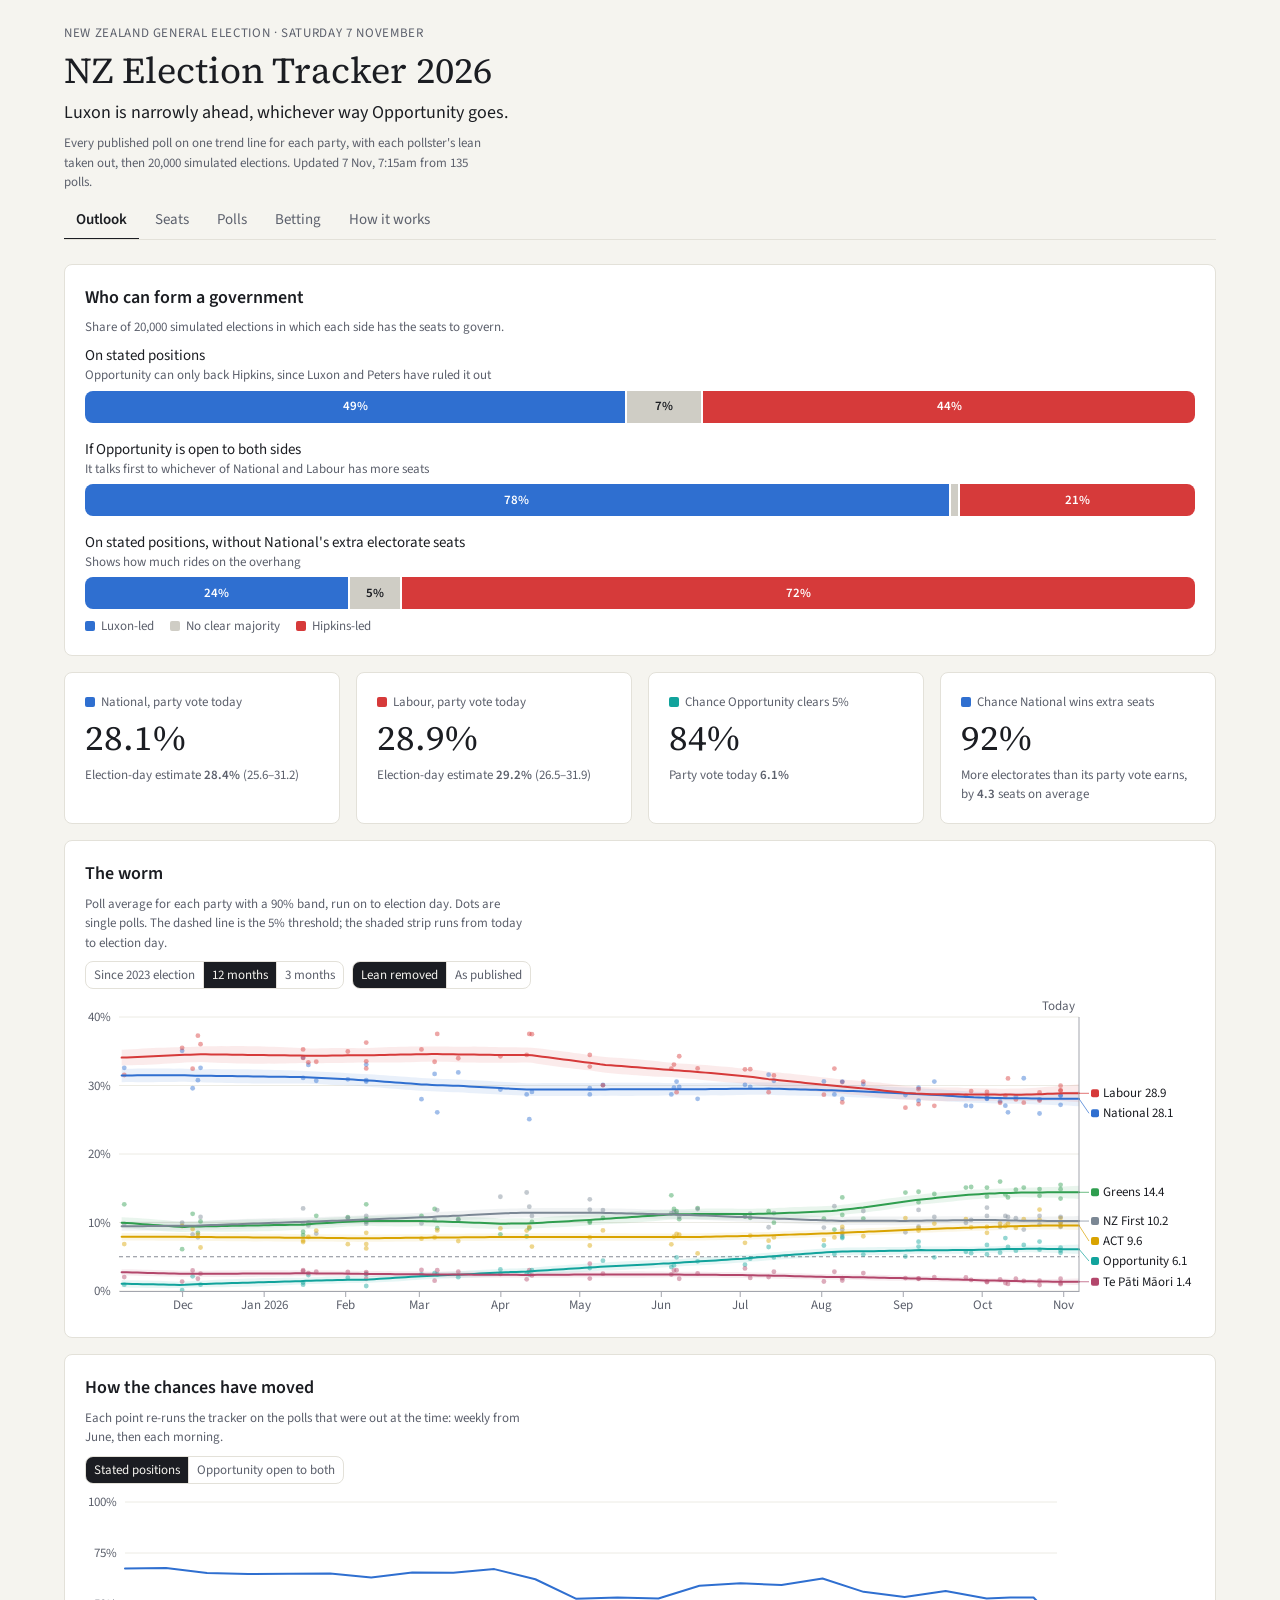
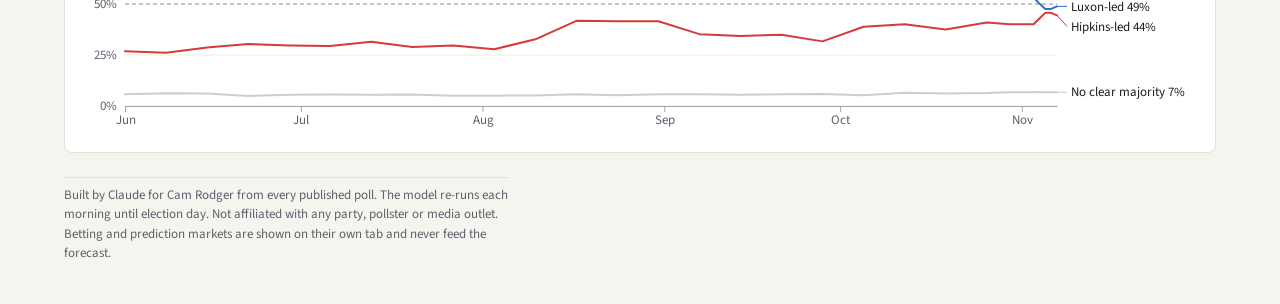
<file: index.html>
<!doctype html>
<html lang="en-NZ">
<head>
<meta charset="utf-8">
<meta name="viewport" content="width=device-width, initial-scale=1, viewport-fit=cover">
<title>NZ Election Tracker 2026</title>
<meta name="description" content="Every 2026 New Zealand poll on one trend line with each pollster's lean taken out, simulated seats including overhangs, and the chance each side can form a government.">
<meta property="og:title" content="NZ Election Tracker 2026">
<meta property="og:description" content="Every poll on one trend line, each pollster's lean taken out, and the chance each side can form a government.">
<meta property="og:type" content="website">
<meta name="theme-color" content="#f5f4ef" media="(prefers-color-scheme: light)">
<meta name="theme-color" content="#121316" media="(prefers-color-scheme: dark)">
<link rel="icon" href="favicon.svg" type="image/svg+xml">
<link rel="preload" href="assets/fonts/source-serif-4-latin-400-normal.woff2" as="font" type="font/woff2" crossorigin>
<link rel="stylesheet" href="assets/site.css">
</head>
<body>
<div class="nz">
  <header class="nz-head" id="top">
    <p class="nz-kicker">New Zealand general election · Saturday 7 November</p>
    <h1 class="nz-title">NZ Election Tracker 2026</h1>
    <p class="nz-take dash-skeleton" id="takeaway">
      <span data-tk="luxon" hidden>Luxon is favoured to stay prime minister, whichever way Opportunity goes.</span>
      <span data-tk="lean_l" hidden>Luxon is narrowly ahead, whichever way Opportunity goes.</span>
      <span data-tk="hipkins" hidden>Hipkins is favoured to become prime minister, whichever way Opportunity goes.</span>
      <span data-tk="lean_h" hidden>Hipkins is narrowly ahead, whichever way Opportunity goes.</span>
      <span data-tk="split_h" hidden>Too close to call, and it turns on Opportunity. On what the leaders have said, Hipkins is more likely to govern (<b data-draw="n" data-source="chances" data-field="chance" data-where="view=stated&amp;outcome=Hipkins-led" data-fmt="pct">—</b>). If Opportunity would also deal with National, Luxon is (<b data-draw="n" data-source="chances" data-field="chance" data-where="view=open&amp;outcome=Luxon-led" data-fmt="pct">—</b>).</span>
      <span data-tk="close" hidden>Neither side is clearly ahead.</span>
    </p>
    <p class="nz-meta">Every published poll on one trend line for each party, with each pollster's lean taken out, then <span data-draw="n" data-source="summary" data-field="value" data-where="metric=simulations" data-fmt="int">—</span> simulated elections. Updated <span data-draw="n" data-source="summary" data-field="value" data-where="metric=updated" data-fmt="text">—</span> from <span data-draw="n" data-source="summary" data-field="value" data-where="metric=polls_count" data-fmt="int">—</span> polls.</p>
    <nav class="nz-tabs" role="tablist" aria-label="Sections">
      <button type="button" role="tab" data-tab="outlook" aria-selected="true">Outlook</button>
      <button type="button" role="tab" data-tab="seats" aria-selected="false">Seats</button>
      <button type="button" role="tab" data-tab="polls" aria-selected="false">Polls</button>
      <button type="button" role="tab" data-tab="betting" aria-selected="false">Betting</button>
      <button type="button" role="tab" data-tab="method" aria-selected="false">How it works</button>
    </nav>
  </header>

  <section id="outlook" class="nz-panel" role="tabpanel" data-panel>
    <div class="nz-card" id="govern">
      <h2>Who can form a government</h2>
      <p class="nz-note">Share of <span data-draw="n" data-source="summary" data-field="value" data-where="metric=simulations" data-fmt="int">—</span> simulated elections in which each side has the seats to govern.</p>
      <div class="gb-rows">
        <div class="gb-row">
          <p class="gb-label">On stated positions<small>Opportunity can only back Hipkins, since Luxon and Peters have ruled it out</small></p>
          <div class="nz-chart ch-gb dash-skeleton" id="gb-stated" data-draw="govbar" data-view="stated" data-source="chances"></div>
        </div>
        <div class="gb-row">
          <p class="gb-label">If Opportunity is open to both sides<small>It talks first to whichever of National and Labour has more seats</small></p>
          <div class="nz-chart ch-gb dash-skeleton" id="gb-open" data-draw="govbar" data-view="open" data-source="chances"></div>
        </div>
        <div class="gb-row">
          <p class="gb-label">On stated positions, without National's extra electorate seats<small>Shows how much rides on the overhang</small></p>
          <div class="nz-chart ch-gb dash-skeleton" id="gb-nooverhang" data-draw="govbar" data-view="no_overhang" data-source="chances"></div>
        </div>
      </div>
      <p class="nz-legend"><span class="item"><span class="nz-sw" style="--c:var(--p-NAT)"></span>Luxon-led</span><span class="item"><span class="nz-sw"></span>No clear majority</span><span class="item"><span class="nz-sw" style="--c:var(--p-LAB)"></span>Hipkins-led</span></p>
    </div>

    <div class="nz-tiles">
      <div class="nz-card nz-tile" id="tile-nat">
        <p class="t-label"><span class="nz-sw" style="--c:var(--p-NAT)"></span><span>National, party vote today</span></p>
        <p class="t-num"><span data-draw="n" data-source="eday" data-field="now" data-where="party=NAT" data-fmt="share" data-fetchpriority="high">—</span></p>
        <p class="t-sub">Election-day estimate <b data-draw="n" data-source="eday" data-field="vote_mid" data-where="party=NAT" data-fmt="share">—</b> (<span data-draw="n" data-source="eday" data-field="vote_lo" data-where="party=NAT" data-fmt="dec1">—</span>–<span data-draw="n" data-source="eday" data-field="vote_hi" data-where="party=NAT" data-fmt="dec1">—</span>)</p>
      </div>
      <div class="nz-card nz-tile" id="tile-lab">
        <p class="t-label"><span class="nz-sw" style="--c:var(--p-LAB)"></span><span>Labour, party vote today</span></p>
        <p class="t-num"><span data-draw="n" data-source="eday" data-field="now" data-where="party=LAB" data-fmt="share" data-fetchpriority="high">—</span></p>
        <p class="t-sub">Election-day estimate <b data-draw="n" data-source="eday" data-field="vote_mid" data-where="party=LAB" data-fmt="share">—</b> (<span data-draw="n" data-source="eday" data-field="vote_lo" data-where="party=LAB" data-fmt="dec1">—</span>–<span data-draw="n" data-source="eday" data-field="vote_hi" data-where="party=LAB" data-fmt="dec1">—</span>)</p>
      </div>
      <div class="nz-card nz-tile" id="tile-top">
        <p class="t-label"><span class="nz-sw" style="--c:var(--p-OPP)"></span><span>Chance Opportunity clears <span data-draw="k" data-k="threshold" data-fmt="share0">—</span></span></p>
        <p class="t-num"><span data-draw="n" data-source="summary" data-field="value" data-where="metric=opp_over5" data-fmt="pct">—</span></p>
        <p class="t-sub">Party vote today <b data-draw="n" data-source="eday" data-field="now" data-where="party=OPP" data-fmt="share">—</b></p>
      </div>
      <div class="nz-card nz-tile" id="tile-overhang">
        <p class="t-label"><span class="nz-sw" style="--c:var(--p-NAT)"></span><span>Chance National wins extra seats</span></p>
        <p class="t-num"><span data-draw="n" data-source="summary" data-field="value" data-where="metric=nat_overhang_p" data-fmt="pct">—</span></p>
        <p class="t-sub">More electorates than its party vote earns, by <b data-draw="n" data-source="summary" data-field="value" data-where="metric=nat_overhang_mean" data-fmt="dec1">—</b> seats on average</p>
      </div>
    </div>

    <div class="nz-card" id="worm">
      <h2>The worm</h2>
      <p class="nz-note">Poll average for each party with a <span data-draw="k" data-k="band" data-fmt="pct">—</span> band, run on to election day. Dots are single polls. The dashed line is the <span data-draw="k" data-k="threshold" data-fmt="share0">—</span> threshold; the shaded strip runs from today to election day.</p>
      <div class="nz-ctrls">
        <div class="nz-seg" role="group" aria-label="Time range"><button type="button" data-set="range=all">Since 2023 election</button><button type="button" data-set="range=12m">12 months</button><button type="button" data-set="range=3m">3 months</button></div>
        <div class="nz-seg" role="group" aria-label="Poll dots"><button type="button" data-set="pollview=adjusted">Lean removed</button><button type="button" data-set="pollview=published">As published</button></div>
      </div>
      <div class="nz-chart ch-worm dash-skeleton" id="worm-chart" data-draw="worm" data-source="trend polls eday"></div>
    </div>

    <div class="nz-card" id="history">
      <h2>How the chances have moved</h2>
      <p class="nz-note">Each point re-runs the tracker on the polls that were out at the time: weekly from June, then each morning.</p>
      <div class="nz-ctrls">
        <div class="nz-seg" role="group" aria-label="View"><button type="button" data-set="hv=stated">Stated positions</button><button type="button" data-set="hv=open">Opportunity open to both</button></div>
      </div>
      <div class="nz-chart ch-hist dash-skeleton" id="history-chart" data-draw="hist" data-source="history"></div>
    </div>
  </section>

  <section id="seats" class="nz-panel" role="tabpanel" data-panel hidden>
    <div class="nz-grid">
      <div class="nz-card" id="party-seats">
        <h2>Seats each party wins</h2>
        <p class="nz-note">Most likely number, with the range that covers <span data-draw="k" data-k="band" data-fmt="pct">—</span> of simulations.</p>
        <div class="nz-chart ch-seats dash-skeleton" id="seats-chart" data-draw="seats" data-source="eday"></div>
        <p class="nz-note">National wins the most seats in <b data-draw="n" data-source="summary" data-field="value" data-where="metric=nat_most_seats" data-fmt="pct">—</b> of simulations and Labour in <b data-draw="n" data-source="summary" data-field="value" data-where="metric=lab_most_seats" data-fmt="pct">—</b>, yet National beats Labour on the party vote in only <b data-draw="n" data-source="summary" data-field="value" data-where="metric=nat_more_votes" data-fmt="pct">—</b>. Its electorate seats make the difference.</p>
      </div>
      <div class="nz-card" id="blocs">
        <h2>Can either side get to a majority?</h2>
        <p class="nz-note">Most likely seats for each side. The whisker covers <span data-draw="k" data-k="band" data-fmt="pct">—</span> of simulations; the dashed line is the most likely majority, <b data-draw="n" data-source="summary" data-field="value" data-where="metric=maj_mid" data-fmt="int">—</b> seats.</p>
        <div class="bloc-row">
          <p class="bloc-label">National, ACT and NZ First</p>
          <div class="nz-chart ch-bloc dash-skeleton" id="bloc-right" data-draw="bloc" data-side="right" data-source="summary"></div>
        </div>
        <div class="bloc-row">
          <p class="bloc-label">Labour, Greens and Te Pāti Māori, with Opportunity on top</p>
          <div class="nz-chart ch-bloc dash-skeleton" id="bloc-left" data-draw="bloc" data-side="left" data-source="summary"></div>
        </div>
        <p class="nz-note">National, ACT and NZ First have a majority on their own in <b data-draw="n" data-source="summary" data-field="value" data-where="metric=right_alone" data-fmt="pct">—</b> of simulations; Labour, the Greens and Te Pāti Māori in <b data-draw="n" data-source="summary" data-field="value" data-where="metric=left_alone" data-fmt="pct">—</b>. In <b data-draw="n" data-source="summary" data-field="value" data-where="metric=opp_decides" data-fmt="pct">—</b>, Opportunity's seats decide it.</p>
      </div>
    </div>

    <div class="nz-card" id="votes">
      <h2>Party vote on election day</h2>
      <p class="nz-note">Today's trend, then the election-day estimate, which adds what past polls have missed. Low and high cover <span data-draw="k" data-k="band" data-fmt="pct">—</span> of simulations.</p>
      <div class="nz-tw">
        <table class="nz-t t-votes" data-source="eday" data-row-key="party" data-need="vote_mid" data-sort="vote_mid:desc">
          <thead><tr><th data-field="name">Party</th><th data-field="now" data-fmt="share">Today</th><th data-field="vote_mid" data-fmt="share">Election day</th><th data-field="vote_lo" data-fmt="share">Low</th><th data-field="vote_hi" data-fmt="share">High</th><th data-field="seats_mid" data-fmt="int">Seats</th></tr></thead>
          <tbody data-draw="rows"></tbody>
        </table>
      </div>
    </div>

    <div class="nz-grid">
      <div class="nz-card" id="parliament">
        <h2>How big parliament could be</h2>
        <p class="nz-note">Most likely <b data-draw="n" data-source="summary" data-field="value" data-where="metric=total_mid" data-fmt="int">—</b> seats (<span data-draw="n" data-source="summary" data-field="value" data-where="metric=total_lo" data-fmt="int">—</span>–<span data-draw="n" data-source="summary" data-field="value" data-where="metric=total_hi" data-fmt="int">—</span>). Overhang seats add to the usual total, which lifts the number needed for a majority.</p>
        <div class="nz-chart ch-parl dash-skeleton" id="parliament-chart" data-draw="parl" data-source="parliament summary"></div>
      </div>
      <div class="nz-card" id="overhang">
        <h2>The overhang</h2>
        <p class="nz-text">National is on track to win <b data-draw="n" data-source="summary" data-field="value" data-where="metric=nat_elec_mid" data-fmt="int">—</b> electorates (<span data-draw="n" data-source="summary" data-field="value" data-where="metric=nat_elec_lo" data-fmt="int">—</span>–<span data-draw="n" data-source="summary" data-field="value" data-where="metric=nat_elec_hi" data-fmt="int">—</span>). In <b data-draw="n" data-source="summary" data-field="value" data-where="metric=nat_overhang_p" data-fmt="pct">—</b> of simulations that is more seats than its party vote earns. It keeps the extra seats, <b data-draw="n" data-source="summary" data-field="value" data-where="metric=nat_overhang_mean" data-fmt="dec1">—</b> on average, and parliament grows.</p>
        <p class="nz-text">Te Pāti Māori does the same in <b data-draw="n" data-source="summary" data-field="value" data-where="metric=tpm_overhang_p" data-fmt="pct">—</b> of simulations, by <b data-draw="n" data-source="summary" data-field="value" data-where="metric=tpm_overhang_mean" data-fmt="dec1">—</b> seats on average.</p>
        <p class="nz-text">It matters. On stated positions Luxon's chance is <b data-draw="n" data-source="chances" data-field="chance" data-where="view=stated&amp;outcome=Luxon-led" data-fmt="pct">—</b> with National's extra seats and <b data-draw="n" data-source="chances" data-field="chance" data-where="view=no_overhang&amp;outcome=Luxon-led" data-fmt="pct">—</b> without them.</p>
      </div>
    </div>

    <div class="nz-card" id="maori">
      <h2>Māori electorates</h2>
      <p class="nz-note">Chance each party wins the seat, from the Whakaata Māori–Curia seat polls taken between late September and mid October and the news since, moved together with Te Pāti Māori's party vote. In Tāmaki Makaurau, Labour's Kerrin Leoni quit as the party's candidate on 23 October after the poll had her two points behind Oriini Kaipara; her name stays on the ballot.</p>
      <div class="nz-tw">
        <table class="nz-t t-maori" data-source="maori" data-row-key="seat">
          <thead><tr><th data-field="seat">Electorate</th><th data-field="TPM" data-fmt="pct">Te Pāti Māori</th><th data-field="LAB" data-fmt="pct">Labour</th><th data-field="GRN" data-fmt="pct">Greens</th><th data-field="TTT" data-fmt="pct">Te Tai Tokerau Party</th><th data-field="IND" data-fmt="pct">Independent</th></tr></thead>
          <tbody data-draw="rows"></tbody>
        </table>
      </div>
    </div>

    <div class="nz-card" id="close-seats">
      <h2>General electorates in play</h2>
      <p class="nz-note">Seats where National's chance of winning is between <span data-draw="k" data-k="close_lo" data-fmt="pct">—</span> and <span data-draw="k" data-k="close_hi" data-fmt="pct">—</span>. Each starts from who would have won it in 2023 on this year's boundaries, allows for MPs standing down, and moves with the swing between National and Labour; a published local poll is blended in. Tāmaki is National against ACT now Brooke van Velden has stood down.</p>
      <div class="nz-tw">
        <table class="nz-t t-close" data-source="close_seats" data-row-key="seat">
          <thead><tr><th data-field="seat">Electorate</th><th data-field="held_2023">2023 winner, new boundaries</th><th data-field="national_chance" data-fmt="pct">National's chance</th><th data-field="local_poll">Local poll</th></tr></thead>
          <tbody data-draw="rows"></tbody>
        </table>
      </div>
    </div>
  </section>

  <section id="polls" class="nz-panel" role="tabpanel" data-panel hidden>
    <div class="nz-card" id="latest">
      <h2>Latest polls</h2>
      <p class="nz-note">Party vote as published, before any lean is taken out. Where a sample size was not published, the tracker assumes <span data-draw="k" data-k="default_n" data-fmt="int">—</span>.</p>
      <div class="nz-tw">
        <table class="nz-t t-latest" data-source="latest" data-row-key="poll">
          <thead><tr><th data-field="pollster">Pollster</th><th data-field="fieldwork">Fieldwork</th><th data-field="sample" data-fmt="int">Sample</th><th data-field="NAT" data-fmt="num">Nat</th><th data-field="LAB" data-fmt="num">Lab</th><th data-field="GRN" data-fmt="num">Grn</th><th data-field="NZF" data-fmt="num">NZF</th><th data-field="ACT" data-fmt="num">ACT</th><th data-field="OPP" data-fmt="num">TOP</th><th data-field="TPM" data-fmt="num">TPM</th></tr></thead>
          <tbody data-draw="rows"></tbody>
        </table>
      </div>
    </div>
    <div class="nz-card" id="leans">
      <h2>How each pollster leans</h2>
      <p class="nz-note">Points each pollster runs above (+) or below (−) the others for each party, with recent polls counting more. These are taken out before a poll goes into the trend. Pollsters with few recent polls are pulled towards zero.</p>
      <div class="nz-tw">
        <table class="nz-t t-leans" data-source="leans_wide" data-row-key="pollster">
          <thead><tr><th data-field="pollster">Pollster</th><th data-field="NAT" data-fmt="signed">Nat</th><th data-field="LAB" data-fmt="signed">Lab</th><th data-field="GRN" data-fmt="signed">Grn</th><th data-field="NZF" data-fmt="signed">NZF</th><th data-field="ACT" data-fmt="signed">ACT</th><th data-field="OPP" data-fmt="signed">TOP</th><th data-field="recent_polls" data-fmt="int">Recent polls</th></tr></thead>
          <tbody data-draw="rows"></tbody>
        </table>
      </div>
    </div>
  </section>

  <section id="betting" class="nz-panel" role="tabpanel" data-panel hidden>
    <div class="nz-card" id="markets">
      <h2>Betting and prediction markets</h2>
      <p class="nz-text">Kept apart from the forecast and never blended into it. A price counts here only if it is a bookmaker's fixed-odds price, with the bookmaker's margin taken out, or a prediction market or exchange with at least <b data-draw="k" data-k="min_traded" data-fmt="usd">—</b> traded and no more than <b data-draw="k" data-k="max_gap" data-fmt="int">—</b> cents between the buy and sell price.</p>
      <p class="nz-text" data-mk="none" hidden>Nothing checked passes that test yet, so there is no market price to set against the tracker. The thin markets are listed so you can see what people are posting, but they are not used.</p>
      <p class="nz-text" data-mk="some" hidden><b data-draw="n" data-source="market_count" data-field="counted" data-fmt="int">—</b> of the markets checked pass that test and are marked as counted below. The rest are listed but not used.</p>
      <div class="nz-tw">
        <table class="nz-t t-markets" data-source="markets" data-row-key="market,venue">
          <thead><tr><th data-field="market">Market</th><th data-field="venue">Where</th><th data-field="reading">Reading</th><th data-field="traded_usd" data-fmt="usd">Traded</th><th data-field="counted">Counted</th><th data-field="reason">Why</th><th data-field="checked" data-fmt="date">Checked</th></tr></thead>
          <tbody data-draw="rows"></tbody>
        </table>
      </div>
    </div>
  </section>

  <section id="method" class="nz-panel" role="tabpanel" data-panel hidden>
    <div class="nz-card" id="how">
      <h2>How the tracker works</h2>
      <ol class="nz-steps">
        <li><h3>Every poll goes in</h3><p>All published party-vote polls since the 2023 election: 1News-Verian, RNZ-Reid Research, Taxpayers' Union-Curia, Roy Morgan, The Post-Freshwater and Anacta (Talbot Mills until it was renamed in September). A poll is placed at the middle of its fieldwork, and bigger samples count for a little more.</p></li>
        <li><h3>Each pollster's lean comes out</h3><p>Every pollster runs a little high or low for some parties. The tracker measures each one against the others over the past 16 months, with recent polls counting more, and takes it out. The middle is set mainly by 1News-Verian, RNZ-Reid Research and Curia, with the others counting for a little less, so no single pollster decides where the line sits.</p></li>
        <li><h3>One line per party</h3><p>Each party's support is treated as something that drifts from day to day. The tracker draws the line that best fits every poll at once, and how fast a party's support has really been moving decides how hard one new poll can pull the line. The band shows how sure it is.</p></li>
        <li><h3>Allowing for the polls being wrong together</h3><p>In 2017, 2020 and 2023 the final polls as a group missed some parties by a few points, and the Greens tended to poll above their result. The election-day estimates build in misses of that size, shared by every pollster, plus a small correction for the Greens. A miss for National tends to come with the opposite miss for Labour.</p></li>
        <li><h3>Running the election</h3><p>The tracker then runs the election <span data-draw="n" data-source="summary" data-field="value" data-where="metric=simulations" data-fmt="int">—</span> times. Each run draws a party vote for every party, settles the electorates, applies the <span data-draw="k" data-k="threshold" data-fmt="share0">—</span> threshold (a party that wins an electorate is in regardless), shares out the seats with the Sainte-Laguë formula the Electoral Commission uses, and keeps any overhang seats.</p></li>
        <li><h3>Electorates</h3><p>Each general electorate starts from who would have won it in 2023 on the new boundaries drawn in 2025, using The Tally Room's estimates where they are published and the tracker's own estimates for the two new Wellington seats, Kapiti and Kenepuru. A party whose MP is standing down loses about two points, and National MPs first elected in 2023 get a smaller lift. Each seat then moves with the national swing between National and Labour, with room for local surprises. Where a local poll has been published (Hutt South, Kapiti, Waitaki, West Coast-Tasman, Mount Albert, Auckland Central) it is blended in. Auckland Central is treated as National against the Greens, and Tāmaki as National against ACT. The Māori electorates follow the Whakaata Māori–Curia seat polls and the news since.</p></li>
        <li><h3>Who can govern</h3><p>National, ACT and NZ First are counted as one side; Labour, the Greens and Te Pāti Māori as the other. Luxon and Peters have both ruled out working with Opportunity, so on stated positions Opportunity can only help Hipkins. The second view relaxes that: Opportunity talks first to whichever of National and Labour has more seats. The third view is the first with National's extra electorate seats taken away, to show how much rides on them.</p></li>
        <li><h3>What it cannot see</h3><p>A late swing after the last polls, a big change in who turns out, and coalition talks that break from what the leaders have said. The electorate part is the simplest piece: most seats have no poll, so they rest on the 2023 result and the national swing, and that drives how many extra seats National is likely to win.</p></li>
      </ol>
    </div>
    <div class="nz-card" id="sources">
      <h2>Sources</h2>
      <ul class="nz-links">
        <li><a href="https://en.wikipedia.org/wiki/Opinion_polling_for_the_2026_New_Zealand_general_election" target="_blank" rel="noopener">Opinion polling for the 2026 New Zealand general election</a>, checked against each pollster's release as reported by 1News, RNZ, The Post, the Taxpayers' Union, Roy Morgan and Talbot Mills.</li>
        <li><a href="https://www.electionresults.govt.nz/electionresults_2023/" target="_blank" rel="noopener">2023 general election official results</a>, Electoral Commission.</li>
        <li><a href="https://www.tallyroom.com.au/62140" target="_blank" rel="noopener">New Zealand's new electoral map</a>, The Tally Room, for the 2023 results worked out on the 2025 boundaries.</li>
        <li>Whakaata Māori–Curia polls of the Māori electorates, September and October 2026, as reported by The Spinoff.</li>
        <li>Market prices from the Polymarket and Kalshi market pages, on the date shown against each.</li>
      </ul>
    </div>
  </section>

  <footer class="nz-foot">
    <p>Built by Claude for Cam Rodger from every published poll. The model re-runs each morning until election day. Not affiliated with any party, pollster or media outlet. Betting and prediction markets are shown on their own tab and never feed the forecast.</p>
  </footer>
</div>

<script src="assets/d3.min.js"></script>
<script src="assets/dash.js"></script>
<script src="assets/page.js"></script>
</body>
</html>
</file>
<file: assets/site.css>
@font-face{font-family:"Source Sans 3";font-style:normal;font-weight:400;font-display:swap;src:url(fonts/source-sans-3-latin-400-normal.woff2) format("woff2");unicode-range:U+0000-00FF,U+0131,U+0152-0153,U+02BB-02BC,U+02C6,U+02DA,U+02DC,U+0304,U+0308,U+0329,U+2000-206F,U+2074,U+20AC,U+2122,U+2191,U+2193,U+2212,U+2215,U+FEFF,U+FFFD}
@font-face{font-family:"Source Sans 3";font-style:normal;font-weight:400;font-display:swap;src:url(fonts/source-sans-3-latin-ext-400-normal.woff2) format("woff2");unicode-range:U+0100-02AF,U+0304,U+0308,U+0329,U+1E00-1E9F,U+1EF2-1EFF,U+2020,U+20A0-20AB,U+20AD-20C0,U+2113,U+2C60-2C7F,U+A720-A7FF}
@font-face{font-family:"Source Sans 3";font-style:normal;font-weight:600;font-display:swap;src:url(fonts/source-sans-3-latin-600-normal.woff2) format("woff2");unicode-range:U+0000-00FF,U+0131,U+0152-0153,U+02BB-02BC,U+02C6,U+02DA,U+02DC,U+0304,U+0308,U+0329,U+2000-206F,U+2074,U+20AC,U+2122,U+2191,U+2193,U+2212,U+2215,U+FEFF,U+FFFD}
@font-face{font-family:"Source Sans 3";font-style:normal;font-weight:600;font-display:swap;src:url(fonts/source-sans-3-latin-ext-600-normal.woff2) format("woff2");unicode-range:U+0100-02AF,U+0304,U+0308,U+0329,U+1E00-1E9F,U+1EF2-1EFF,U+2020,U+20A0-20AB,U+20AD-20C0,U+2113,U+2C60-2C7F,U+A720-A7FF}
@font-face{font-family:"Source Serif 4";font-style:normal;font-weight:400;font-display:swap;src:url(fonts/source-serif-4-latin-400-normal.woff2) format("woff2");unicode-range:U+0000-00FF,U+0131,U+0152-0153,U+02BB-02BC,U+02C6,U+02DA,U+02DC,U+0304,U+0308,U+0329,U+2000-206F,U+2074,U+20AC,U+2122,U+2191,U+2193,U+2212,U+2215,U+FEFF,U+FFFD}
@font-face{font-family:"Source Serif 4";font-style:normal;font-weight:400;font-display:swap;src:url(fonts/source-serif-4-latin-ext-400-normal.woff2) format("woff2");unicode-range:U+0100-02AF,U+0304,U+0308,U+0329,U+1E00-1E9F,U+1EF2-1EFF,U+2020,U+20A0-20AB,U+20AD-20C0,U+2113,U+2C60-2C7F,U+A720-A7FF}

:root{
  --font-sans:"Source Sans 3",system-ui,-apple-system,"Segoe UI",Roboto,sans-serif;
  --font-serif:"Source Serif 4",Georgia,"Times New Roman",serif;
  --cds-font-size-caption:.8125rem;--cds-font-size-body:.9375rem;--cds-font-size-heading:1.125rem;--cds-font-size-title:1.75rem;
  --cds-font-weight-medium:600;
  --cds-gap-xs:4px;--cds-gap-sm:8px;--cds-gap-md:16px;--cds-gap-lg:24px;--cds-gap-xl:40px;
  --cds-pad-xs:4px;--cds-pad-sm:8px;--cds-pad-md:12px;--cds-pad-lg:20px;--cds-pad-xl:32px;
  --cds-radius:8px;--cds-dur-slow:.3s;
  --color-bg:#f5f4ef;--color-panel:#ffffff;--color-fg:#1b1d22;--color-fg-muted:#5c606c;--color-border-line:#e3e1d9;--color-bad:#c0392b;
  --cds-chart-grid:#ecebe4;--cds-chart-axis:#a3a5ad;--cds-chart-reference:#868a94;--cds-chart-muted:#cfcdc5;
  --cds-surface-popover:#ffffff;--cds-border:#dad8cf;--cds-shadow-popover:0 6px 20px rgba(20,22,30,.12);--cds-text-secondary:#5c606c;
  --skel:#e9e7e0;
  color-scheme:light;
}
@media (prefers-color-scheme:dark){:root:not([data-theme="light"]){--color-bg:#121316;--color-panel:#1a1c20;--color-fg:#ebeae6;--color-fg-muted:#a1a4ad;--color-border-line:#2b2e34;--color-bad:#e5675a;
  --cds-chart-grid:#25282d;--cds-chart-axis:#5f636c;--cds-chart-reference:#7e828b;--cds-chart-muted:#4a4d55;
  --cds-surface-popover:#23262b;--cds-border:#363940;--cds-shadow-popover:0 6px 20px rgba(0,0,0,.5);--cds-text-secondary:#a1a4ad;
  --skel:#26292e;color-scheme:dark}}
:root[data-theme="dark"]{--color-bg:#121316;--color-panel:#1a1c20;--color-fg:#ebeae6;--color-fg-muted:#a1a4ad;--color-border-line:#2b2e34;--color-bad:#e5675a;
  --cds-chart-grid:#25282d;--cds-chart-axis:#5f636c;--cds-chart-reference:#7e828b;--cds-chart-muted:#4a4d55;
  --cds-surface-popover:#23262b;--cds-border:#363940;--cds-shadow-popover:0 6px 20px rgba(0,0,0,.5);--cds-text-secondary:#a1a4ad;
  --skel:#26292e;color-scheme:dark}
*,*::before,*::after{box-sizing:border-box}
html{-webkit-text-size-adjust:100%}
body{margin:0;background:var(--color-bg);color:var(--color-fg);font-family:var(--font-sans);font-size:var(--cds-font-size-body);line-height:1.4;
  padding-block:max(24px,env(safe-area-inset-top,0px)) max(40px,env(safe-area-inset-bottom,0px));
  padding-left:max(16px,env(safe-area-inset-left,0px));padding-right:max(16px,env(safe-area-inset-right,0px))}
@media (min-width:720px){body{padding-left:max(32px,env(safe-area-inset-left,0px));padding-right:max(32px,env(safe-area-inset-right,0px))}}
[hidden]{display:none!important}
img,svg{max-width:100%}
.dash-skeleton{color:transparent!important;background:var(--skel);border-radius:6px;animation:nz-pulse 1.4s ease-in-out infinite}
span.dash-skeleton,b.dash-skeleton{display:inline-block;min-width:2.6em;line-height:1}
p.nz-take.dash-skeleton{display:block;max-width:28em;height:1.45em}
.nz-chart.dash-skeleton{border-radius:var(--cds-radius)}
@keyframes nz-pulse{0%,100%{opacity:1}50%{opacity:.55}}
@media (prefers-reduced-motion:reduce){.dash-skeleton{animation:none}}
.nz-foot{font-size:var(--cds-font-size-caption);color:var(--color-fg-muted);line-height:1.5;max-width:74ch;padding-top:var(--cds-gap-sm);border-top:1px solid var(--color-border-line)}
.nz-foot a{color:inherit}

.nz{--p-NAT:#2f6fd0;--p-LAB:#d63a3a;--p-GRN:#2f9e4f;--p-NZF:#7b8794;--p-ACT:#d9a300;--p-OPP:#11a39c;--p-TPM:#b3466b;
  max-width:72rem;margin-inline:auto;display:grid;gap:var(--cds-gap-lg);font-family:var(--font-sans);color:var(--color-fg);font-variant-numeric:tabular-nums}
.nz p{margin:0}
.nz.nz :is(b,strong){font-weight:var(--cds-font-weight-medium)}
.nz-head{display:grid;gap:var(--cds-gap-sm)}
.nz-kicker{font-size:var(--cds-font-size-caption);color:var(--color-fg-muted);letter-spacing:.05em;text-transform:uppercase}
.nz-title{margin:0;font-family:var(--font-serif);font-weight:400;font-size:calc(var(--cds-font-size-title) * 1.3);line-height:1.15;text-wrap:balance}
.nz-take{font-size:var(--cds-font-size-heading);line-height:1.45;max-width:62ch;text-wrap:pretty;min-height:1.45em}
.nz-meta{font-size:var(--cds-font-size-caption);color:var(--color-fg-muted);max-width:72ch;line-height:1.5}
.nz-tabs{display:flex;gap:var(--cds-gap-xs);border-bottom:1px solid var(--color-border-line);overflow-x:auto;scrollbar-width:none}
.nz-tabs button{appearance:none;background:none;border:0;border-bottom:2px solid transparent;margin-bottom:-1px;padding:var(--cds-pad-sm) var(--cds-pad-md);font:inherit;font-size:var(--cds-font-size-body);color:var(--color-fg-muted);cursor:pointer;white-space:nowrap}
.nz-tabs button[aria-selected="true"]{color:var(--color-fg);border-bottom-color:var(--color-fg);font-weight:var(--cds-font-weight-medium)}
.nz-panel{display:grid;gap:var(--cds-gap-md);min-width:0}
.nz-card{background:var(--color-panel);border:1px solid var(--color-border-line);border-radius:var(--cds-radius);padding:var(--cds-pad-lg);display:grid;gap:var(--cds-gap-sm);align-content:start;min-width:0}
.nz-card h2{margin:0;font-size:var(--cds-font-size-heading);font-weight:var(--cds-font-weight-medium);text-wrap:balance}
.nz-note{font-size:var(--cds-font-size-caption);color:var(--color-fg-muted);max-width:74ch;line-height:1.5}
.nz-text{font-size:var(--cds-font-size-body);line-height:1.55;max-width:68ch}
.nz-grid{display:grid;grid-template-columns:repeat(auto-fit,minmax(min(100%,22rem),1fr));gap:var(--cds-gap-md)}
.nz-tiles{display:grid;grid-template-columns:repeat(auto-fit,minmax(min(100%,10.5rem),1fr));gap:var(--cds-gap-md)}
.nz-tile .t-label{font-size:var(--cds-font-size-caption);color:var(--color-fg-muted);display:flex;align-items:center;gap:6px}
.nz-tile .t-num{font-family:var(--font-serif);font-weight:400;font-size:calc(var(--cds-font-size-title) * 1.25);line-height:1.1}
.nz-tile .t-sub{font-size:var(--cds-font-size-caption);color:var(--color-fg-muted);line-height:1.45}
.nz-sw{display:inline-block;width:10px;height:10px;border-radius:2px;background:var(--c,var(--cds-chart-muted));flex:none}
.nz-legend{display:flex;flex-wrap:wrap;gap:var(--cds-gap-xs) var(--cds-gap-md);font-size:var(--cds-font-size-caption);color:var(--color-fg-muted)}
.nz-legend .item{display:inline-flex;align-items:center;gap:6px}
.nz-ctrls{display:flex;flex-wrap:wrap;gap:var(--cds-gap-sm)}
.nz-seg{display:inline-flex;border:1px solid var(--color-border-line);border-radius:var(--cds-radius);overflow:hidden;max-width:100%}
.nz-seg button{appearance:none;border:0;background:none;font:inherit;font-size:var(--cds-font-size-caption);padding:var(--cds-pad-xs) var(--cds-pad-sm);color:var(--color-fg-muted);cursor:pointer;white-space:nowrap}
.nz-seg button+button{border-left:1px solid var(--color-border-line)}
.nz-seg button[aria-pressed="true"]{background:var(--color-fg);color:var(--color-bg)}
.nz-chart{position:relative;min-width:0}
.ch-worm{min-height:320px}.ch-hist{min-height:240px}.ch-parl{min-height:200px}.ch-bloc{min-height:46px}.ch-gb{min-height:32px}.ch-seats{min-height:270px}
.nz-svg{display:block}
.nz-svg text{font-size:var(--cds-font-size-caption)}
.nz-svg text.tick{fill:var(--color-fg-muted)}
.nz-svg text.lbl{fill:var(--color-fg)}
.nz-svg text.lbl-m{fill:var(--color-fg-muted)}
.nz .tt{position:absolute;pointer-events:none;z-index:3;background:var(--cds-surface-popover);border:1px solid var(--cds-border);border-radius:var(--cds-radius);box-shadow:var(--cds-shadow-popover);padding:var(--cds-pad-xs) var(--cds-pad-sm);font-size:var(--cds-font-size-caption);white-space:nowrap;display:grid;gap:2px}
.nz .tt[hidden]{display:none}
.nz .tt-h{color:var(--cds-text-secondary)}
.nz .tt-r{display:flex;align-items:center;gap:6px}
.nz .tt-sw{width:8px;height:8px;border-radius:2px;flex:none}
.nz .tt-v{margin-left:auto;padding-left:12px;font-weight:var(--cds-font-weight-medium)}
.nz-failed{display:flex;align-items:center;justify-content:center;gap:8px;min-height:inherit;height:100%;color:var(--color-fg-muted);font-size:var(--cds-font-size-caption)}
.nz-dot{width:.375rem;height:.375rem;border-radius:50%;background:var(--color-bad);flex:none}
.gb-rows{display:grid;gap:var(--cds-gap-md)}
.gb-row{display:grid;gap:6px}
.gb-label{font-size:var(--cds-font-size-body)}
.gb-label small{display:block;font-size:var(--cds-font-size-caption);color:var(--color-fg-muted)}
.gb{display:flex;gap:2px;height:32px;border-radius:var(--cds-radius);overflow:hidden}
.gb-seg{flex:0 1 auto;display:flex;align-items:center;justify-content:center;min-width:0;overflow:hidden;font-size:var(--cds-font-size-caption);font-weight:var(--cds-font-weight-medium)}
.seg-l{background:var(--p-NAT);color:#fff}.seg-h{background:var(--p-LAB);color:#fff}.seg-s{background:var(--cds-chart-muted);color:var(--color-fg)}
.bloc-row{display:grid;gap:4px}
.bloc-label{font-size:var(--cds-font-size-body)}
.nz-tw{overflow-x:auto;min-width:0}
.nz-t{border-collapse:collapse;width:100%;font-size:var(--cds-font-size-caption)}
.nz-t th{font-weight:var(--cds-font-weight-medium);color:var(--color-fg-muted);text-align:left;padding:6px 10px;border-bottom:1px solid var(--color-border-line);white-space:nowrap}
.nz-t td{padding:6px 10px;border-bottom:1px solid var(--color-border-line);white-space:nowrap}
.nz-t tbody tr:last-child td{border-bottom:0}
.nz-t th:first-child,.nz-t td:first-child{padding-left:0}
.t-latest :is(th,td):nth-child(n+3),.t-leans :is(th,td):nth-child(n+2),.t-votes :is(th,td):nth-child(n+2),.t-maori :is(th,td):nth-child(n+2),.t-close :is(th,td):nth-child(3),.t-markets :is(th,td):nth-child(4){text-align:right}
.t-markets td:nth-child(3){white-space:normal;min-width:9rem}
.t-markets td:nth-child(6){white-space:normal;min-width:16rem}
.t-close td:nth-child(4){white-space:normal;min-width:10rem}
.nz-steps{margin:0;padding-left:1.25rem;display:grid;gap:var(--cds-gap-md);max-width:70ch}
.nz-steps h3{margin:0 0 4px;font-size:var(--cds-font-size-body);font-weight:var(--cds-font-weight-medium)}
.nz-steps p{font-size:var(--cds-font-size-body);line-height:1.55}
.nz-links{margin:0;padding-left:1.25rem;display:grid;gap:6px;font-size:var(--cds-font-size-body);line-height:1.5}
.nz-links a{color:inherit}
.nz [data-dash-source-state=empty]{color:transparent}
.nz [data-dash-source-state=refreshing]{opacity:.5;transition:opacity var(--cds-dur-slow)}

@media (max-width:520px){
  .nz-tabs button{padding:var(--cds-pad-sm) 7px}
  .nz-card{padding:var(--cds-pad-lg) var(--cds-pad-md)}
}
@media (max-width:640px){
  .t-markets thead{display:none}
  .t-markets,.t-markets tbody,.t-markets tr{display:block;width:100%}
  .t-markets tr{padding:10px 0;border-bottom:1px solid var(--color-border-line)}
  .t-markets tbody tr:last-child{border-bottom:0}
  .t-markets td{display:grid;grid-template-columns:5.5rem minmax(0,1fr);gap:8px;border:0;padding:2px 0;white-space:normal;min-width:0!important;text-align:left!important}
  .t-markets td::before{color:var(--color-fg-muted)}
  .t-markets td:nth-child(1){display:block;font-weight:var(--cds-font-weight-medium);font-size:var(--cds-font-size-body);padding-bottom:4px}
  .t-markets td:nth-child(2)::before{content:"Where"}
  .t-markets td:nth-child(3)::before{content:"Reading"}
  .t-markets td:nth-child(4)::before{content:"Traded"}
  .t-markets td:nth-child(5)::before{content:"Counted"}
  .t-markets td:nth-child(6)::before{content:"Why"}
  .t-markets td:nth-child(7)::before{content:"Checked"}
}
</file>
